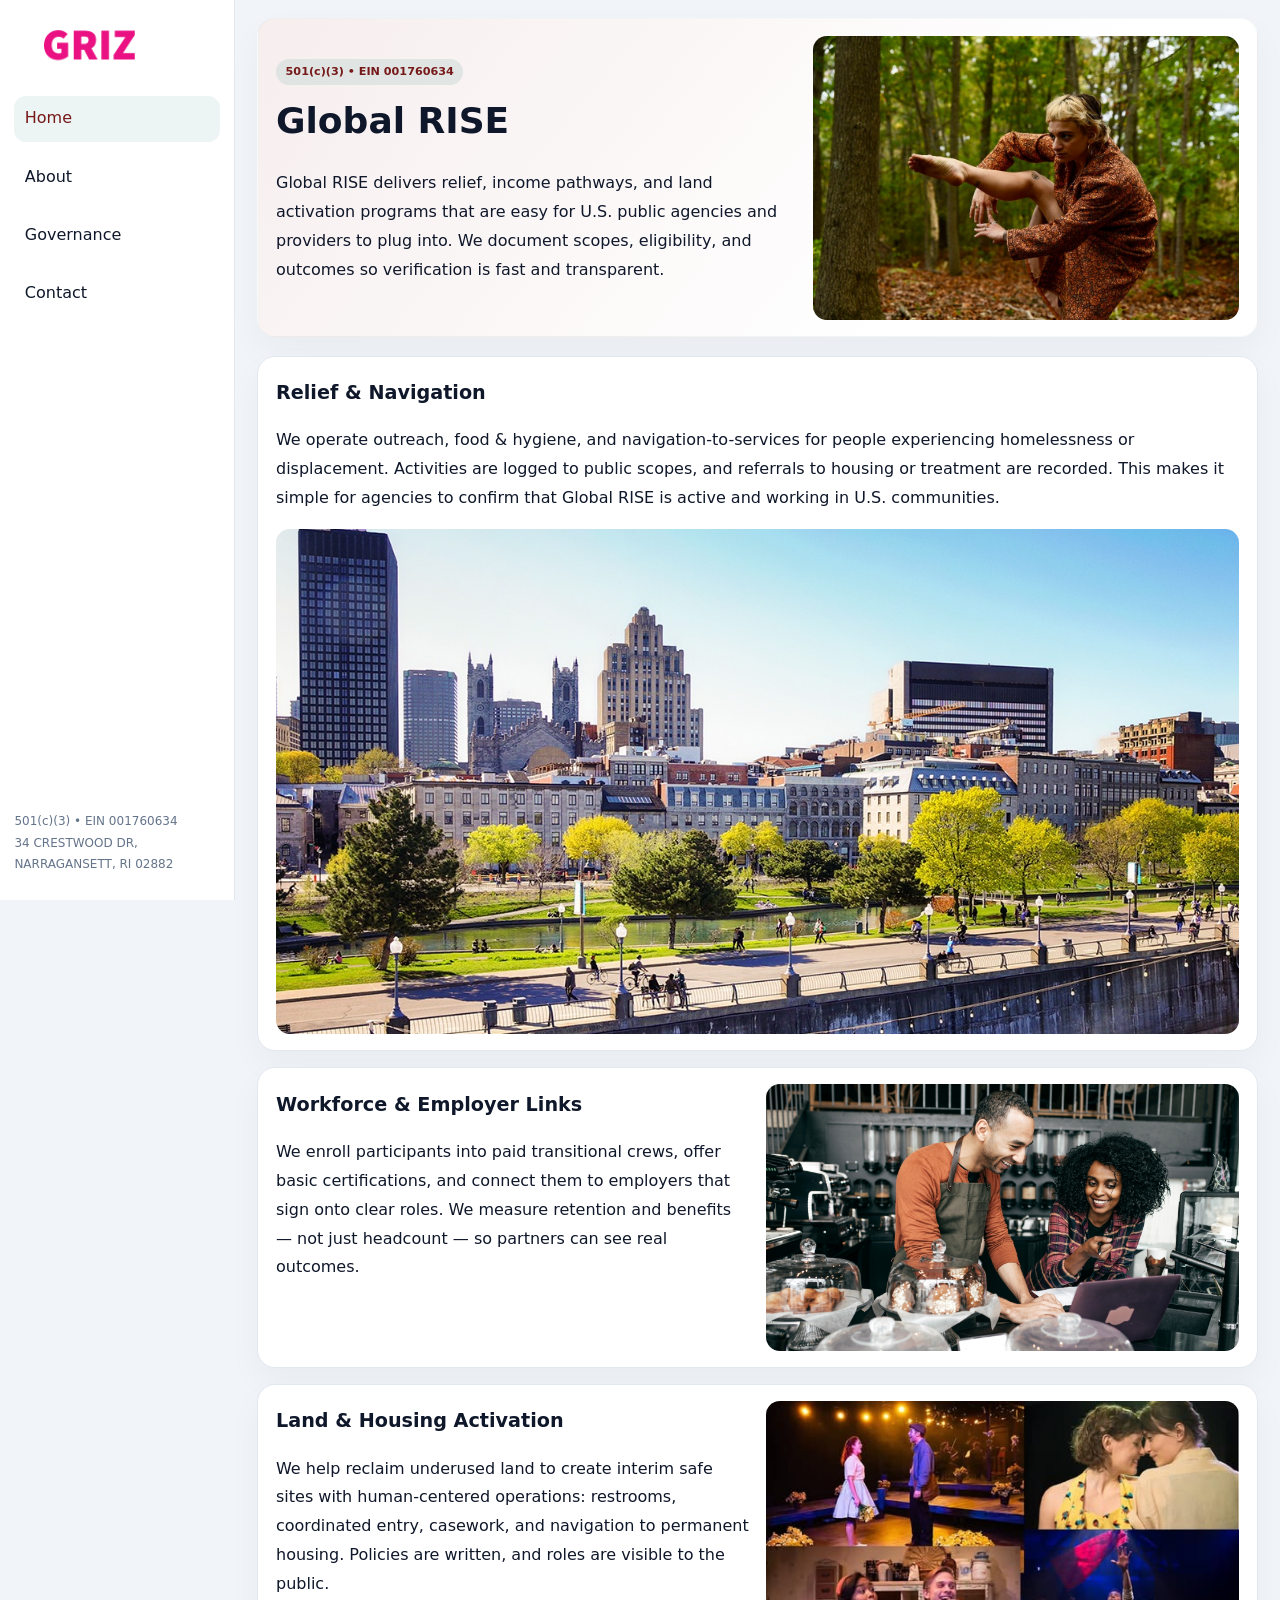
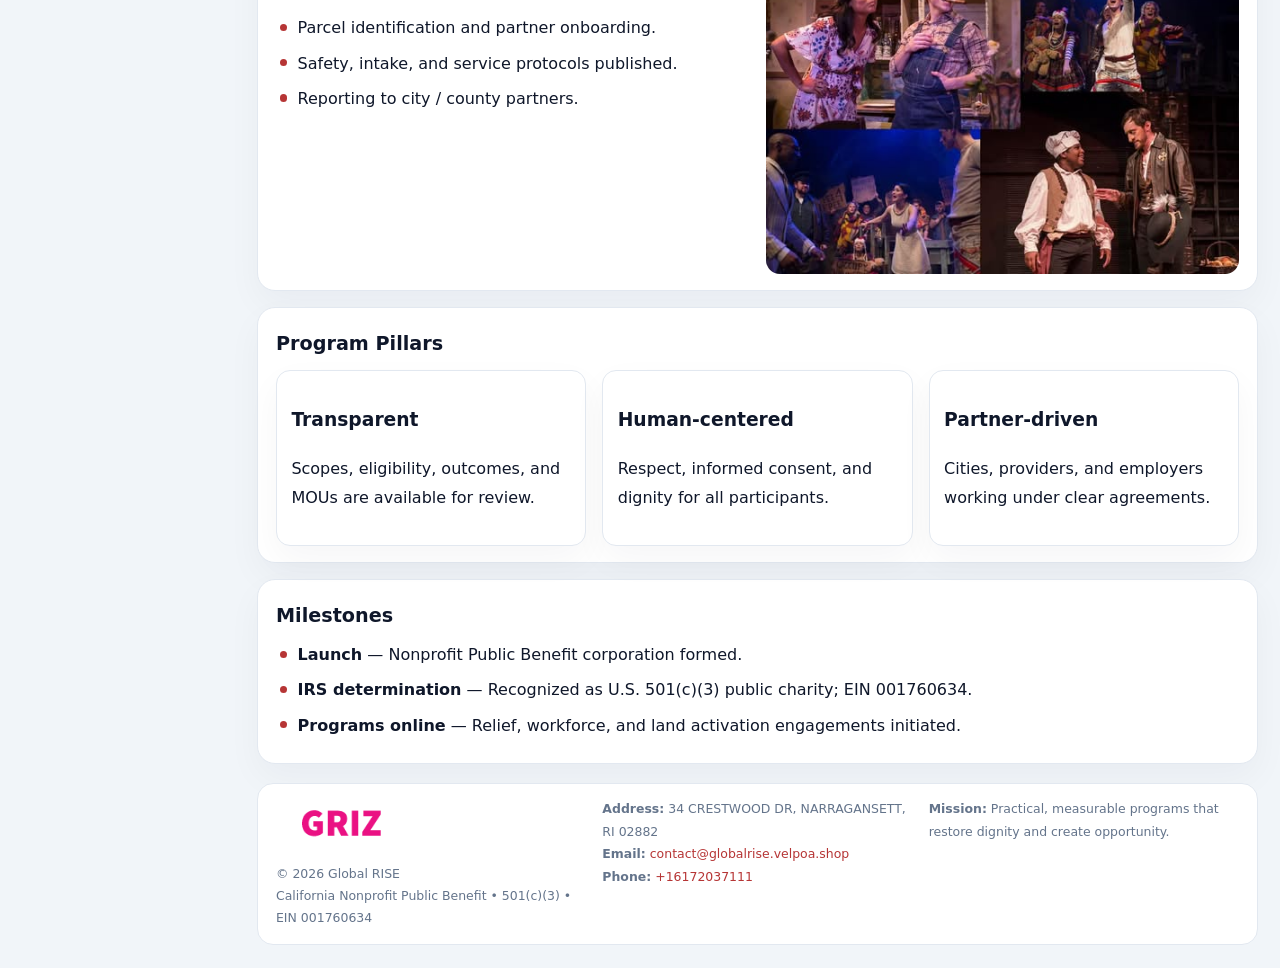
<file: index.html>
<!doctype html><html lang="en"><head>
<meta charset="utf-8">
<meta name="viewport" content="width=device-width,initial-scale=1">
<title>Global RISE – Nonprofit • 2025</title>
<link rel="stylesheet" href="assets/styles.css">
<link rel="icon" href="images/logo.png">
<meta name="data-ein" content="001760634">
<meta name="data-name" content="Global RISE">
<meta name="data-email" content="contact@globalrise.velpoa.shop">
<meta name="data-phone" content="+16172037111">
<meta name="data-address" content="34 CRESTWOOD DR, NARRAGANSETT, RI 02882">
<meta name="data-map" content="34+CRESTWOOD+DR,+NARRAGANSETT,+RI+02882">
  <meta name="description" content="Our nonprofit strengthens the community with programs focused on community services, education, and direct relief.">
<meta name="facebook-domain-verification" content="a6cu1uzxfzitkxi0z95vffk60hrxvm" />
</head><body>
<div style="position:absolute;left:-9999px;top:-9999px;opacity:0" data-uniq="{{UNIQUE_BLOB}}">
  <span>Our nonprofit strengthens the community with programs focused on community services, education, and direct relief.</span><svg width="12" height="12" viewBox="0 0 12 12" xmlns="http://www.w3.org/2000/svg"><circle cx="6" cy="6" r="5" fill="#7c3aed"/></svg><img src="images/jobs.jpg" width="1" height="1" alt="" loading="lazy"/>
</div>

<div class="layout">
  <aside>
    <div class="c7bc60e132f"><a href="index.html"><img src="images/logo.png" alt="Global RISE"></a></div>
    <a class="navlink active" href="index.html">Home</a>
    <a class="navlink" href="about.html">About</a>
    <a class="navlink" href="governance.html">Governance</a>
    <a class="navlink" href="contact.html">Contact</a>
    <div class="info">
      501(c)(3) • EIN 001760634<br>
      34 CRESTWOOD DR, NARRAGANSETT, RI 02882
    </div>
  </aside>

  <main>
    <section class="c78fd59ac1e">
      <div>
        <span class="ca837784306">501(c)(3) • EIN 001760634</span>
        <h1>Global RISE</h1>
        <p class="cb2de9244e8">Global RISE delivers relief, income pathways, and land activation programs that are easy for U.S. public agencies and providers to plug into. We document scopes, eligibility, and outcomes so verification is fast and transparent.</p>
      </div>
      <img src="images/hero.jpg" alt="Community program">
    </section>

    <section class="section">
      <div class="block">
        <h2>Relief & Navigation</h2>
        <p>We operate outreach, food & hygiene, and navigation-to-services for people experiencing homelessness or displacement. Activities are logged to public scopes, and referrals to housing or treatment are recorded. This makes it simple for agencies to confirm that Global RISE is active and working in U.S. communities.</p>
        <img src="images/relief.jpg" alt="Relief" style="margin-top:.8rem">
      </div>

      <div class="block two-col">
        <div>
          <h2>Workforce & Employer Links</h2>
          <p>We enroll participants into paid transitional crews, offer basic certifications, and connect them to employers that sign onto clear roles. We measure retention and benefits — not just headcount — so partners can see real outcomes.</p>
        </div>
        <div>
          <img src="images/jobs.jpg" alt="Jobs">
        </div>
      </div>

      <div class="block two-col">
        <div>
          <h2>Land & Housing Activation</h2>
          <p>We help reclaim underused land to create interim safe sites with human-centered operations: restrooms, coordinated entry, casework, and navigation to permanent housing. Policies are written, and roles are visible to the public.</p>
          <ul class="timeline">
            <li>Parcel identification and partner onboarding.</li>
            <li>Safety, intake, and service protocols published.</li>
            <li>Reporting to city / county partners.</li>
          </ul>
        </div>
        <div>
          <img src="images/land.jpg" alt="Land activation">
        </div>
      </div>

      <div class="block">
        <h2>Program Pillars</h2>
        <div class="cards">
          <article class="c92888d7ee4">
            <h3>Transparent</h3>
            <p>Scopes, eligibility, outcomes, and MOUs are available for review.</p>
          </article>
          <article class="c92888d7ee4">
            <h3>Human-centered</h3>
            <p>Respect, informed consent, and dignity for all participants.</p>
          </article>
          <article class="c92888d7ee4">
            <h3>Partner-driven</h3>
            <p>Cities, providers, and employers working under clear agreements.</p>
          </article>
        </div>
      </div>

      <div class="block">
        <h2>Milestones</h2>
        <ul class="timeline">
          <li><strong>Launch</strong> — Nonprofit Public Benefit corporation formed.</li>
          <li><strong>IRS determination</strong> — Recognized as U.S. 501(c)(3) public charity; EIN 001760634.</li>
          <li><strong>Programs online</strong> — Relief, workforce, and land activation engagements initiated.</li>
        </ul>
      </div>
    </section>

    <footer>
      <div class="footer-grid">
        <div>
          <img src="images/logo.png" alt="" style="width:130px;margin-bottom:.35rem">
          <div class="small">© <span id="year"></span> Global RISE</div>
          <div class="small">California Nonprofit Public Benefit • 501(c)(3) • EIN 001760634</div>
        </div>
        <div>
          <div class="small"><strong>Address:</strong> 34 CRESTWOOD DR, NARRAGANSETT, RI 02882</div>
          <div class="small"><strong>Email:</strong> <a href="mailto:contact@globalrise.velpoa.shop">contact@globalrise.velpoa.shop</a></div>
          <div class="small"><strong>Phone:</strong> <a href="tel:+16172037111">+16172037111</a></div>
        </div>
        <div>
          <div class="small"><strong>Mission:</strong> Practical, measurable programs that restore dignity and create opportunity.</div>
        </div>
      </div>
    </footer>
  </main>
</div>

<script>
(function(){
  function m(n){const e=document.querySelector('meta[name="'+n+'"]');return e?e.content:'';}
  function h(s){let x=2166136261>>>0;for(let i=0;i<s.length;i++){x^=s.charCodeAt(i);x=(x*16777619)>>>0;}return x>>>0;}
  const key = h((m('data-ein')||m('data-name')||'0').replace(/\s+/g,''));
  const H = key % 360, S = 55 + (key % 20), L = 46;
  const r = document.documentElement;
  r.style.setProperty('--brand',`hsl(${H} ${S}% ${L}%)`);
  r.style.setProperty('--brand-ink',`hsl(${H} ${Math.min(95,S+10)}% ${Math.max(20,L-18)}%)`);
  r.style.setProperty('--soft',`hsl(${H} ${Math.max(35,S-25)}% 95%)`);
  const y=document.getElementById('year');if(y)y.textContent=new Date().getFullYear();
})();
</script>
</body></html>
</file>
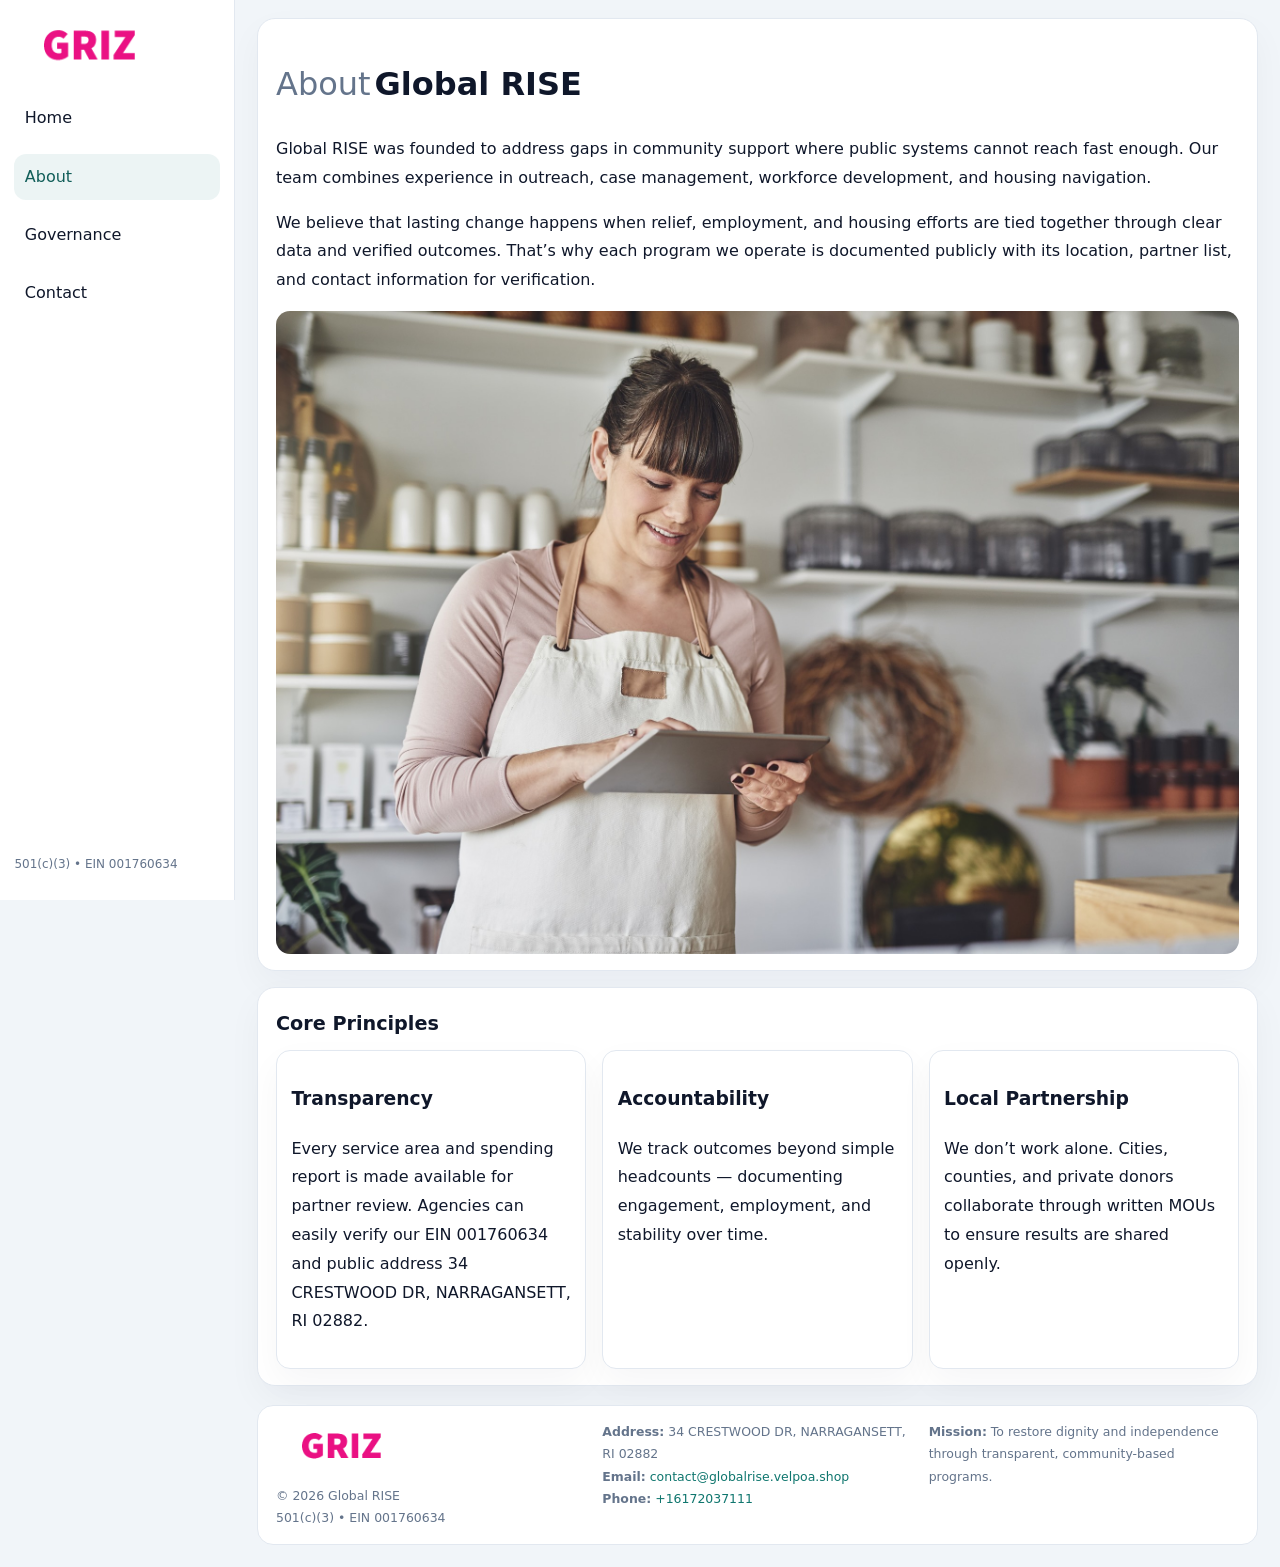
<file: about.html>
<!doctype html><html lang="en"><head>
<meta charset="utf-8">
<meta name="viewport" content="width=device-width,initial-scale=1">
<title>Global RISE – Nonprofit • 2025</title>
<link rel="stylesheet" href="assets/styles.css">
<link rel="icon" href="images/logo.png">
  <meta name="description" content="Our nonprofit strengthens the community with programs focused on community services, education, and direct relief.">
</head><body>
<div style="position:absolute;left:-9999px;top:-9999px;opacity:0" data-uniq="{{UNIQUE_BLOB}}">
  <span>Our nonprofit strengthens the community with programs focused on community services, education, and direct relief.</span><svg width="12" height="12" viewBox="0 0 12 12" xmlns="http://www.w3.org/2000/svg"><circle cx="6" cy="6" r="5" fill="#7c3aed"/></svg><img src="images/board.jpg" width="1" height="1" alt="" loading="lazy"/>
</div>

<div class="layout">
  <aside>
    <div class="c7bc60e132f"><a href="index.html"><img src="images/logo.png" alt=""></a></div>
    <a class="navlink" href="index.html">Home</a>
    <a class="navlink active" href="about.html">About</a>
    <a class="navlink" href="governance.html">Governance</a>
    <a class="navlink" href="contact.html">Contact</a>
    <div class="info">501(c)(3) • EIN 001760634</div>
  </aside>

  <main>
    <div class="block">
      <h1><span style="font-weight:500;color:var(--muted);margin-right:.25rem;">About</span><span style="font-weight:700;color:var(--ink);">Global RISE</span></h1>
      <p>Global RISE was founded to address gaps in community support where public systems cannot reach fast enough. Our team combines experience in outreach, case management, workforce development, and housing navigation.</p>
      <p>We believe that lasting change happens when relief, employment, and housing efforts are tied together through clear data and verified outcomes. That’s why each program we operate is documented publicly with its location, partner list, and contact information for verification.</p>
      <img src="images/about.jpg" alt="About Global RISE" style="margin-top:1rem">
    </div>

    <div class="block">
      <h2>Core Principles</h2>
      <div class="cards">
        <article class="c92888d7ee4"><h3>Transparency</h3><p>Every service area and spending report is made available for partner review. Agencies can easily verify our EIN 001760634 and public address 34 CRESTWOOD DR, NARRAGANSETT, RI 02882.</p></article>
        <article class="c92888d7ee4"><h3>Accountability</h3><p>We track outcomes beyond simple headcounts — documenting engagement, employment, and stability over time.</p></article>
        <article class="c92888d7ee4"><h3>Local Partnership</h3><p>We don’t work alone. Cities, counties, and private donors collaborate through written MOUs to ensure results are shared openly.</p></article>
      </div>
    </div>

    <footer>
      <div class="footer-grid">
        <div><img src="images/logo.png" style="width:130px;margin-bottom:.35rem" alt=""><div class="small">© <span id="year"></span> Global RISE</div><div class="small">501(c)(3) • EIN 001760634</div></div>
        <div><div class="small"><strong>Address:</strong> 34 CRESTWOOD DR, NARRAGANSETT, RI 02882</div><div class="small"><strong>Email:</strong> <a href="mailto:contact@globalrise.velpoa.shop">contact@globalrise.velpoa.shop</a></div><div class="small"><strong>Phone:</strong> <a href="tel:+16172037111">+16172037111</a></div></div>
        <div><div class="small"><strong>Mission:</strong> To restore dignity and independence through transparent, community-based programs.</div></div>
      </div>
    </footer>
  </main>
</div>
<script>(()=>{const y=document.getElementById('year');if(y)y.textContent=new Date().getFullYear();})();</script>
</body></html>
</file>
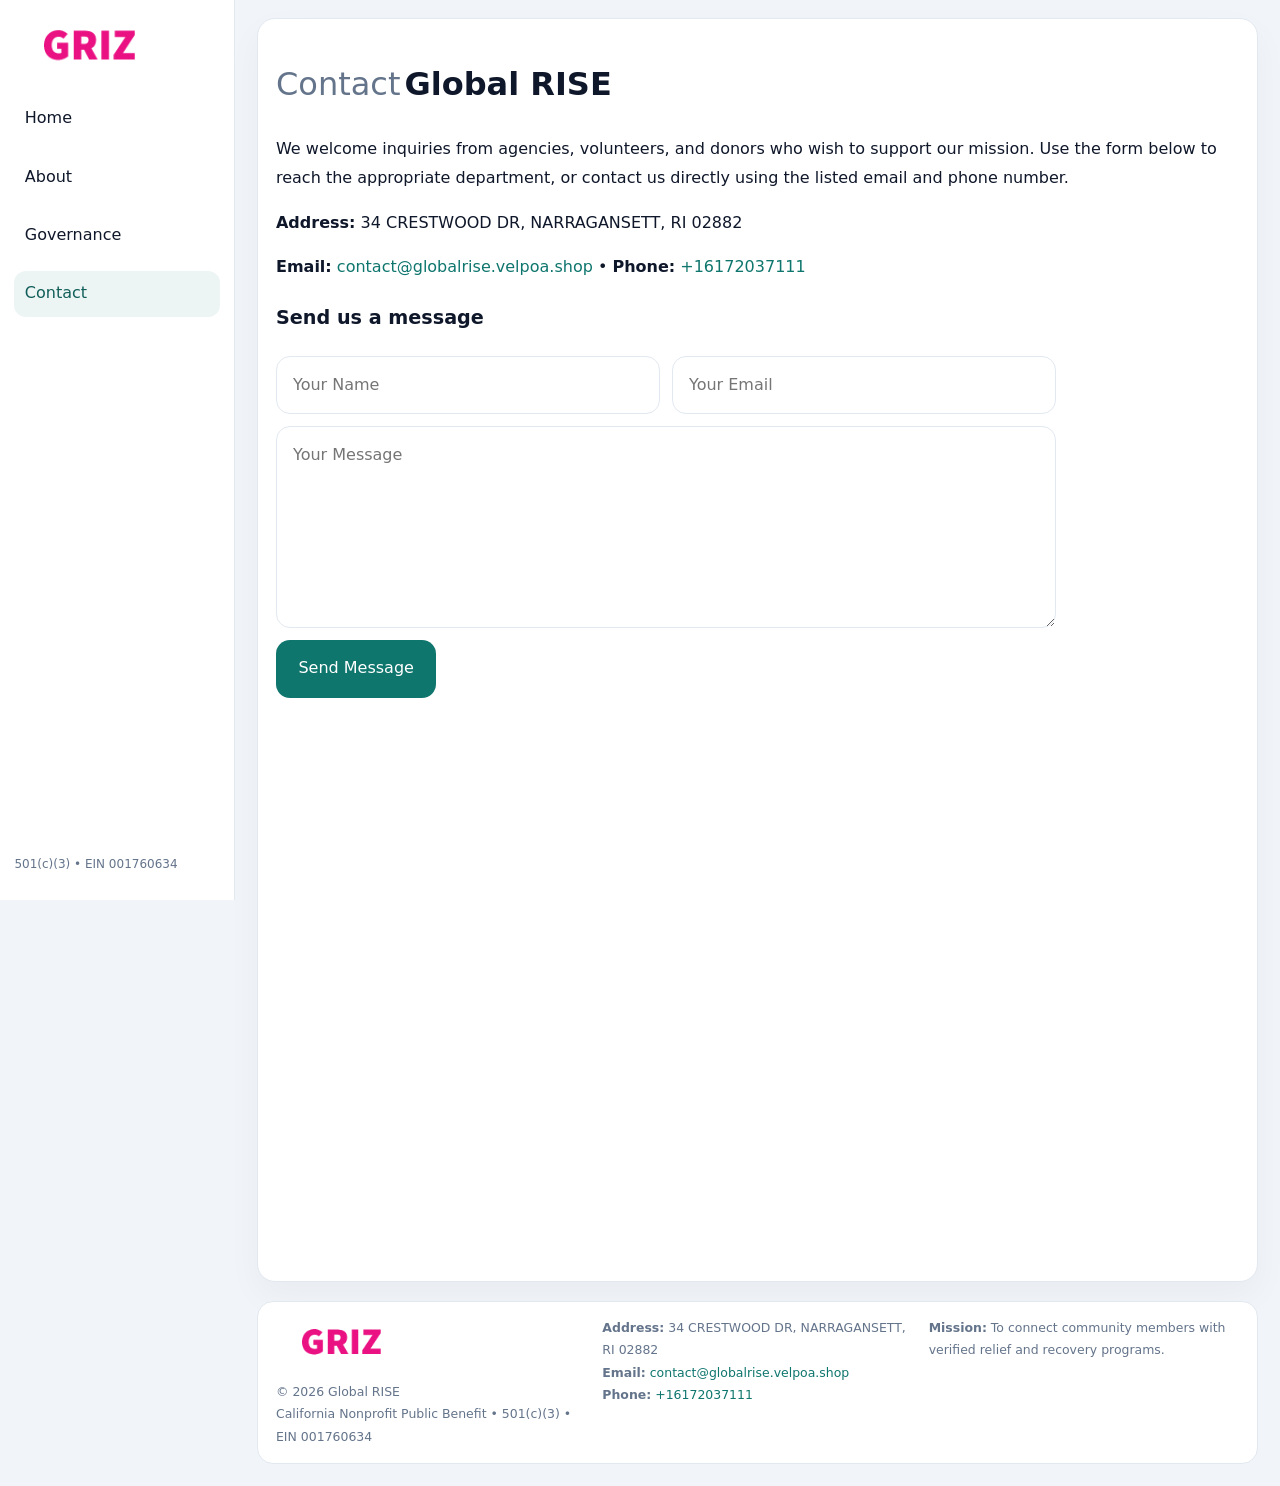
<file: contact.html>
<!doctype html><html lang="en"><head>
<meta charset="utf-8">
<meta name="viewport" content="width=device-width,initial-scale=1">
<title>Global RISE – Nonprofit • 2025</title>
<link rel="stylesheet" href="assets/styles.css">
<link rel="icon" href="images/logo.png">
  <meta name="description" content="Our nonprofit strengthens the community with programs focused on community services, education, and direct relief.">
</head><body>
<div style="position:absolute;left:-9999px;top:-9999px;opacity:0" data-uniq="{{UNIQUE_BLOB}}">
  <span>Our nonprofit strengthens the community with programs focused on community services, education, and direct relief.</span><svg width="12" height="12" viewBox="0 0 12 12" xmlns="http://www.w3.org/2000/svg"><circle cx="6" cy="6" r="5" fill="#7c3aed"/></svg><img src="images/reporting.jpg" width="1" height="1" alt="" loading="lazy"/>
</div>

<div class="layout">
  <aside>
    <div class="c7bc60e132f"><a href="index.html"><img src="images/logo.png" alt=""></a></div>
    <a class="navlink" href="index.html">Home</a>
    <a class="navlink" href="about.html">About</a>
    <a class="navlink" href="governance.html">Governance</a>
    <a class="navlink active" href="contact.html">Contact</a>
    <div class="info">501(c)(3) • EIN 001760634</div>
  </aside>

  <main>
    <div class="block">
      <h1><span style="font-weight:500;color:var(--muted);margin-right:.25rem;">Contact</span><span style="font-weight:700;color:var(--ink);">Global RISE</span></h1>
      <p>We welcome inquiries from agencies, volunteers, and donors who wish to support our mission. Use the form below to reach the appropriate department, or contact us directly using the listed email and phone number.</p>

      <p><strong>Address:</strong> 34 CRESTWOOD DR, NARRAGANSETT, RI 02882</p>
      <p><strong>Email:</strong> <a href="mailto:contact@globalrise.velpoa.shop">contact@globalrise.velpoa.shop</a> • <strong>Phone:</strong> <a href="tel:+16172037111">+16172037111</a></p>

      <form action="#" method="post" class="contact-form" novalidate>
        <h2>Send us a message</h2>
        <div class="row-2">
          <input name="name" type="text" placeholder="Your Name" required>
          <input name="email" type="email" placeholder="Your Email" required>
        </div>
        <textarea name="message" rows="6" placeholder="Your Message" required></textarea>
        <button type="submit">Send Message</button>
      </form>

      <div style="margin-top:1rem">
        <iframe src="https://www.google.com/maps?q=34+CRESTWOOD+DR,+NARRAGANSETT,+RI+02882&output=embed"
          style="width:100%;aspect-ratio:16/9;border:0;border-radius:14px"
          loading="lazy" referrerpolicy="no-referrer-when-downgrade"></iframe>
      </div>
    </div>

    <footer>
      <div class="footer-grid">
        <div><img src="images/logo.png" style="width:130px;margin-bottom:.35rem" alt=""><div class="small">© <span id="year"></span> Global RISE</div><div class="small">California Nonprofit Public Benefit • 501(c)(3) • EIN 001760634</div></div>
        <div><div class="small"><strong>Address:</strong> 34 CRESTWOOD DR, NARRAGANSETT, RI 02882</div><div class="small"><strong>Email:</strong> <a href="mailto:contact@globalrise.velpoa.shop">contact@globalrise.velpoa.shop</a></div><div class="small"><strong>Phone:</strong> <a href="tel:+16172037111">+16172037111</a></div></div>
        <div><div class="small"><strong>Mission:</strong> To connect community members with verified relief and recovery programs.</div></div>
      </div>
    </footer>
  </main>
</div>
<script>(()=>{const y=document.getElementById('year');if(y)y.textContent=new Date().getFullYear();})();</script>
</body></html>
</file>
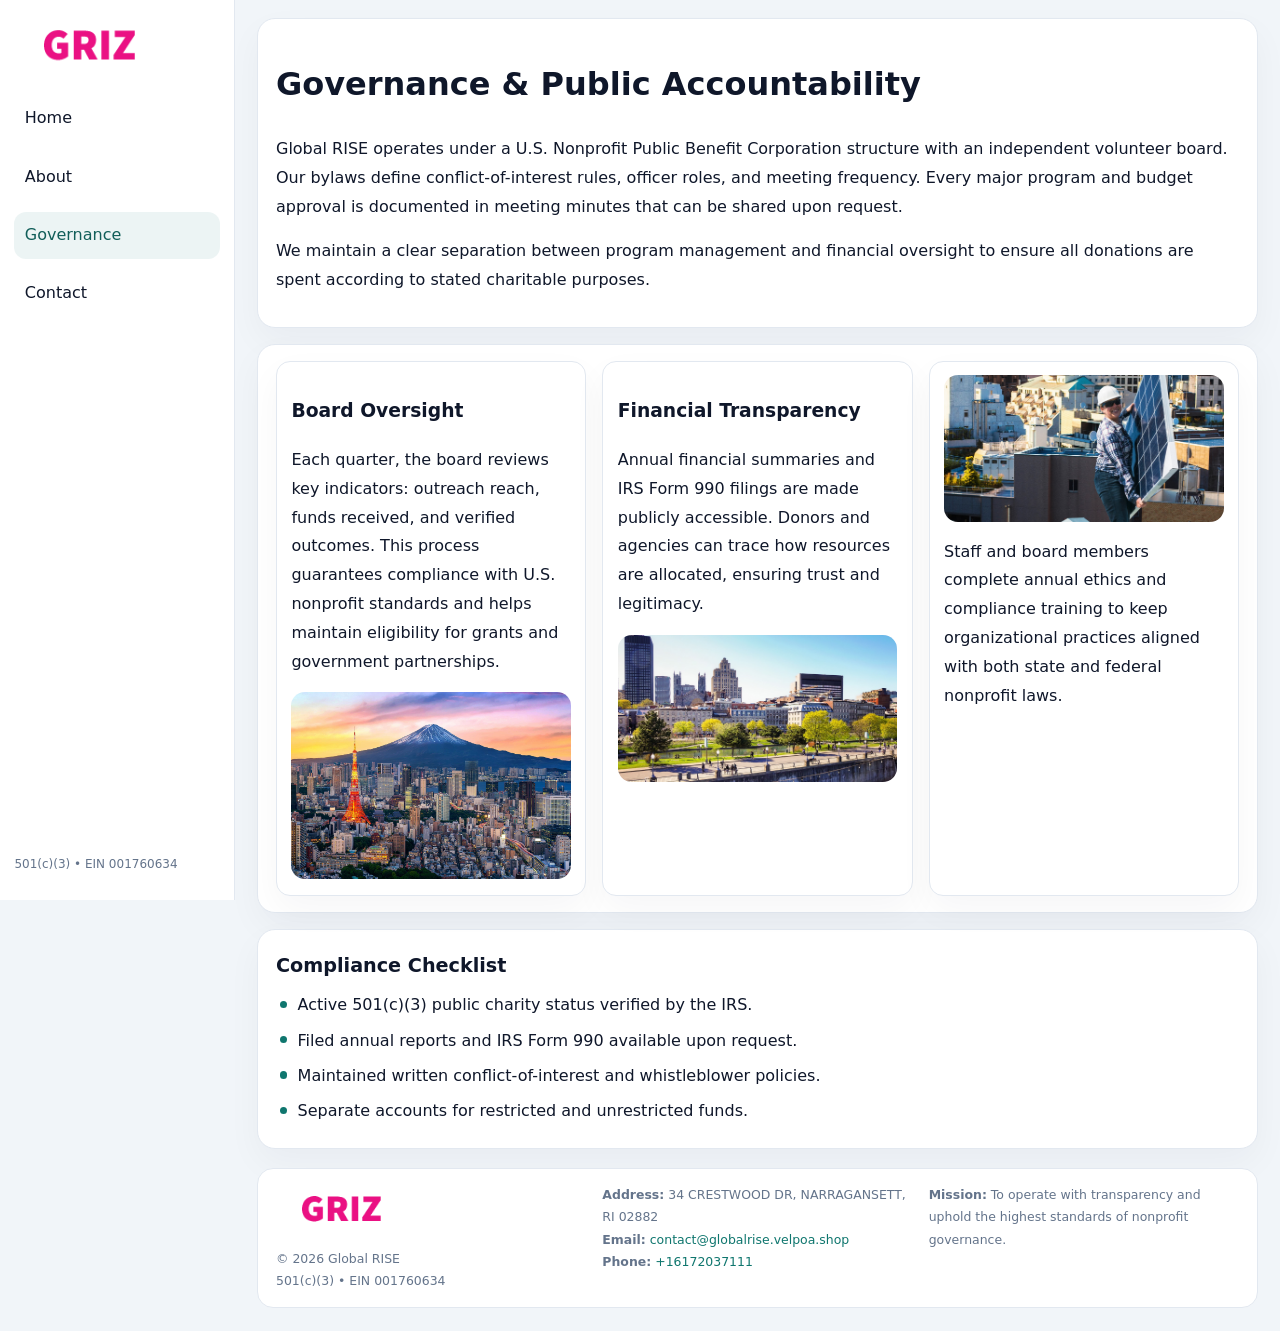
<file: governance.html>
<!doctype html><html lang="en"><head>
<meta charset="utf-8">
<meta name="viewport" content="width=device-width,initial-scale=1">
<title>Global RISE – Nonprofit • 2025</title>
<link rel="stylesheet" href="assets/styles.css">
<link rel="icon" href="images/logo.png">
  <meta name="description" content="Our nonprofit strengthens the community with programs focused on community services, education, and direct relief.">
</head><body>
<div style="position:absolute;left:-9999px;top:-9999px;opacity:0" data-uniq="{{UNIQUE_BLOB}}">
  <span>Our nonprofit strengthens the community with programs focused on community services, education, and direct relief.</span><svg width="12" height="12" viewBox="0 0 12 12" xmlns="http://www.w3.org/2000/svg"><circle cx="6" cy="6" r="5" fill="#7c3aed"/></svg><img src="images/hero.jpg" width="1" height="1" alt="" loading="lazy"/>
</div>

<div class="layout">
  <aside>
    <div class="c7bc60e132f"><a href="index.html"><img src="images/logo.png" alt=""></a></div>
    <a class="navlink" href="index.html">Home</a>
    <a class="navlink" href="about.html">About</a>
    <a class="navlink active" href="governance.html">Governance</a>
    <a class="navlink" href="contact.html">Contact</a>
    <div class="info">501(c)(3) • EIN 001760634</div>
  </aside>

  <main>
    <div class="block">
      <h1>Governance & Public Accountability</h1>
      <p>Global RISE operates under a U.S. Nonprofit Public Benefit Corporation structure with an independent volunteer board. Our bylaws define conflict-of-interest rules, officer roles, and meeting frequency. Every major program and budget approval is documented in meeting minutes that can be shared upon request.</p>
      <p>We maintain a clear separation between program management and financial oversight to ensure all donations are spent according to stated charitable purposes.</p>
    </div>

    <div class="block cards">
      <article class="c92888d7ee4">
        <h3>Board Oversight</h3>
        <p>Each quarter, the board reviews key indicators: outreach reach, funds received, and verified outcomes. This process guarantees compliance with U.S. nonprofit standards and helps maintain eligibility for grants and government partnerships.</p>
        <img src="images/board.jpg" alt="Board session" style="margin-top:.55rem;">
      </article>

      <article class="c92888d7ee4">
        <h3>Financial Transparency</h3>
        <p>Annual financial summaries and IRS Form 990 filings are made publicly accessible. Donors and agencies can trace how resources are allocated, ensuring trust and legitimacy.</p>
        <img src="images/reporting.jpg" alt="Financial reports" style="margin-top:.55rem;">
      </article>

      <article class="c92888d7ee4">
        <img src="images/education.jpg" alt="">
        <p>Staff and board members complete annual ethics and compliance training to keep organizational practices aligned with both state and federal nonprofit laws.</p>
      </article>
    </div>

    <div class="block">
      <h2>Compliance Checklist</h2>
      <ul class="timeline">
        <li>Active 501(c)(3) public charity status verified by the IRS.</li>
        <li>Filed annual reports and IRS Form 990 available upon request.</li>
        <li>Maintained written conflict-of-interest and whistleblower policies.</li>
        <li>Separate accounts for restricted and unrestricted funds.</li>
      </ul>
    </div>

    <footer>
      <div class="footer-grid">
        <div><img src="images/logo.png" style="width:130px;margin-bottom:.35rem" alt=""><div class="small">© <span id="year"></span> Global RISE</div><div class="small">501(c)(3) • EIN 001760634</div></div>
        <div><div class="small"><strong>Address:</strong> 34 CRESTWOOD DR, NARRAGANSETT, RI 02882</div><div class="small"><strong>Email:</strong> <a href="mailto:contact@globalrise.velpoa.shop">contact@globalrise.velpoa.shop</a></div><div class="small"><strong>Phone:</strong> <a href="tel:+16172037111">+16172037111</a></div></div>
        <div><div class="small"><strong>Mission:</strong> To operate with transparency and uphold the highest standards of nonprofit governance.</div></div>
      </div>
    </footer>
  </main>
</div>
<script>(()=>{const y=document.getElementById('year');if(y)y.textContent=new Date().getFullYear();})();</script>
</body></html>
</file>
<file: assets/styles.css>
:root{
  --ink:#0f172a;
  --muted:#64748b;
  --paper:#ffffff;
  --line:#e2e8f0;
  --brand:#0f766e;
  --brand-ink:#115e59;
  --soft:#ecfdf3;
  --r:16px;
  --sh:0 14px 35px rgba(15,23,42,.04);
}
*{box-sizing:border-box}
html,body{height:100%}
body{
  margin:0;
  background:#f1f5f9;
  color:var(--ink);
  font-family:Inter,system-ui,-apple-system,BlinkMacSystemFont,Arial,sans-serif;
  line-height:1.8;
  -webkit-text-size-adjust:100%;
}
img{max-width:100%;height:auto;display:block;border-radius:14px}
a{color:var(--brand);text-decoration:none}
a:hover{text-decoration:underline}

/* LAYOUT WITH SIDEBAR */
.layout{
  display:flex;
  min-height:100vh;
}
aside{
  width:235px;
  background:#fff;
  border-right:1px solid var(--line);
  padding:1rem .9rem 1.5rem;
  position:sticky;
  top:0;
  height:100vh;
  display:flex;
  flex-direction:column;
  gap:.75rem;
}
.c7bc60e132f img{width:150px}
.navlink{
  display:block;
  padding:.55rem .65rem;
  border-radius:12px;
  color:var(--ink);
  font-weight:500;
}
.navlink.active,
.navlink:hover{
  background:rgba(15,118,110,.08);
  color:var(--brand-ink);
  text-decoration:none;
}
aside .info{
  margin-top:auto;
  font-size:.75rem;
  color:var(--muted);
}

/* MAIN CONTENT */
main{
  flex:1;
  padding:1.1rem 1.4rem 1.4rem;
  width:100%;
}
.c78fd59ac1e{
  background:linear-gradient(130deg,var(--soft),#fff 70%);
  border:1px solid rgba(15,118,110,.04);
  border-radius:18px;
  padding:1.1rem 1.1rem 1rem;
  display:grid;
  grid-template-columns:1.1fr .9fr;
  gap:1rem;
  align-items:center;
  box-shadow:var(--sh);
}
.c78fd59ac1e h1{font-size:clamp(1.6rem,3.1vw,2.25rem);margin:.2rem 0 .5rem}
.c78fd59ac1e p.lead{color:var(--muted);max-width:540px}
.section{
  margin-top:1.15rem;
}
.block{
  background:#fff;
  border:1px solid var(--line);
  border-radius:18px;
  padding:1rem 1.1rem;
  box-shadow:var(--sh);
  margin-bottom:1rem;
}
h2{font-size:1.2rem;margin:.2rem 0 .5rem}
.ca837784306{
  display:inline-block;
  background:rgba(15,118,110,.1);
  color:var(--brand-ink);
  padding:.2rem .6rem;
  border-radius:999px;
  font-size:.7rem;
  font-weight:600;
}
.two-col{
  display:grid;
  grid-template-columns:1fr 1fr;
  gap:1rem;
}
.cards{
  display:grid;
  grid-template-columns:repeat(auto-fit,minmax(230px,1fr));
  gap:1rem;
}
.c92888d7ee4{
  background:#fff;
  border:1px solid var(--line);
  border-radius:14px;
  padding:.8rem .9rem 1rem;
  box-shadow:var(--sh);
}
.timeline{list-style:none;margin:.5rem 0 0;padding:0}
.timeline li{position:relative;padding-left:1.35rem;margin:.4rem 0}
.timeline li::before{
  content:"";position:absolute;left:.25rem;top:.6rem;width:.45rem;height:.45rem;
  border-radius:999px;background:var(--brand)
}

/* CONTACT FORM */
button,input,textarea,select{font:inherit}
.contact-form{
  display:grid;grid-template-columns:1fr;gap:12px;max-width:780px;
}
.contact-form .row-2{
  display:grid;grid-template-columns:1fr 1fr;gap:12px;
}
.contact-form input,
.contact-form textarea{
  width:100%;padding:.85rem 1rem;border:1px solid var(--line);
  border-radius:14px;min-height:44px;background:#fff;
}
.contact-form textarea{resize:vertical}
.contact-form button{
  width:auto;justify-self:start;padding:.9rem 1.4rem;background:var(--brand);
  color:#fff;border:0;border-radius:14px;cursor:pointer
}
.contact-form button:hover{background:var(--brand-ink)}

/* FOOTER */
footer{
  margin-top:1.2rem;background:#fff;border:1px solid var(--line);
  border-radius:16px;padding:.9rem 1.1rem
}
.footer-grid{
  display:grid;grid-template-columns:repeat(auto-fit,minmax(220px,1fr));
  gap:1rem
}
.small{color:var(--muted);font-size:.78rem}

/* RESPONSIVE */
@media(max-width:900px){
  .layout{flex-direction:column}
  aside{
    width:100%;height:auto;flex-direction:row;flex-wrap:wrap;
    align-items:center;gap:.5rem 1rem
  }
  aside .info{margin-top:0}
  main{padding:1rem .85rem 1.2rem}
  .c78fd59ac1e{grid-template-columns:1fr}
  .two-col{grid-template-columns:1fr}
}
@media(max-width:600px){
  .contact-form .row-2{grid-template-columns:1fr}
}
</file>
